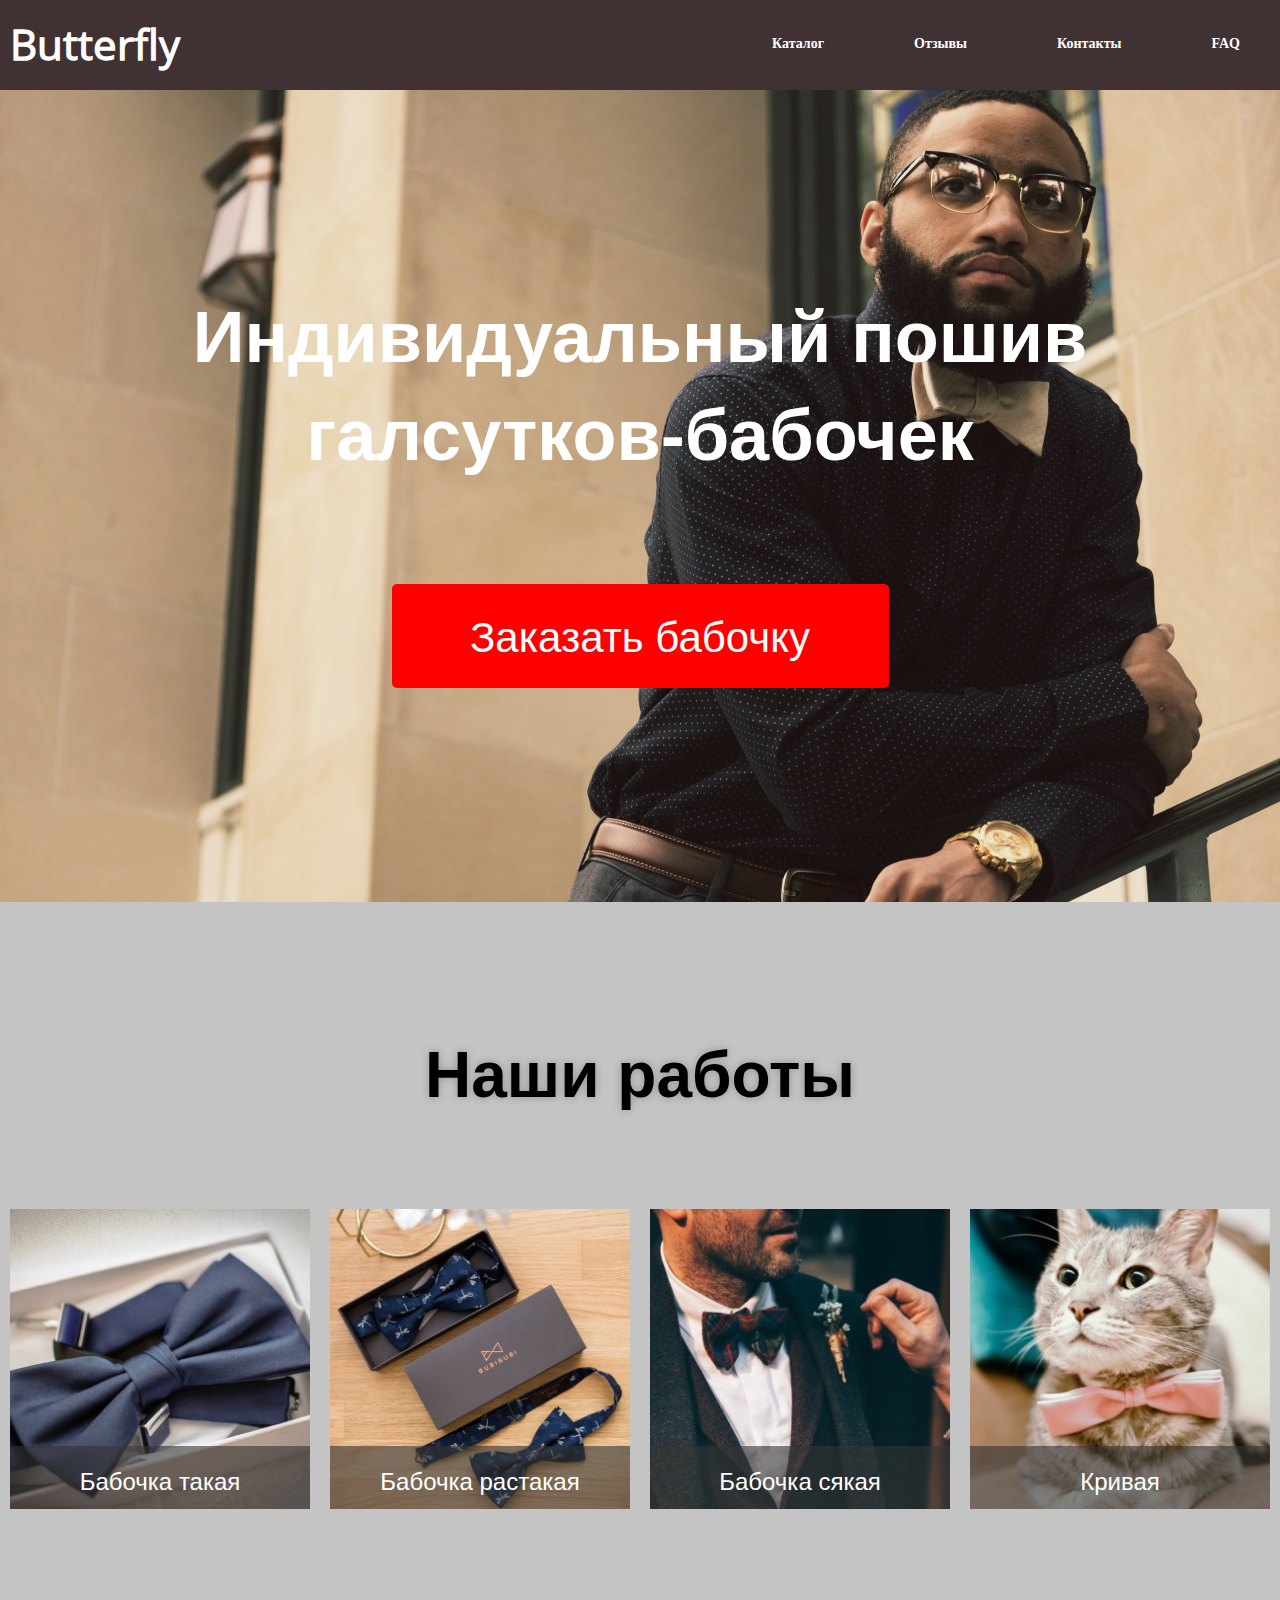
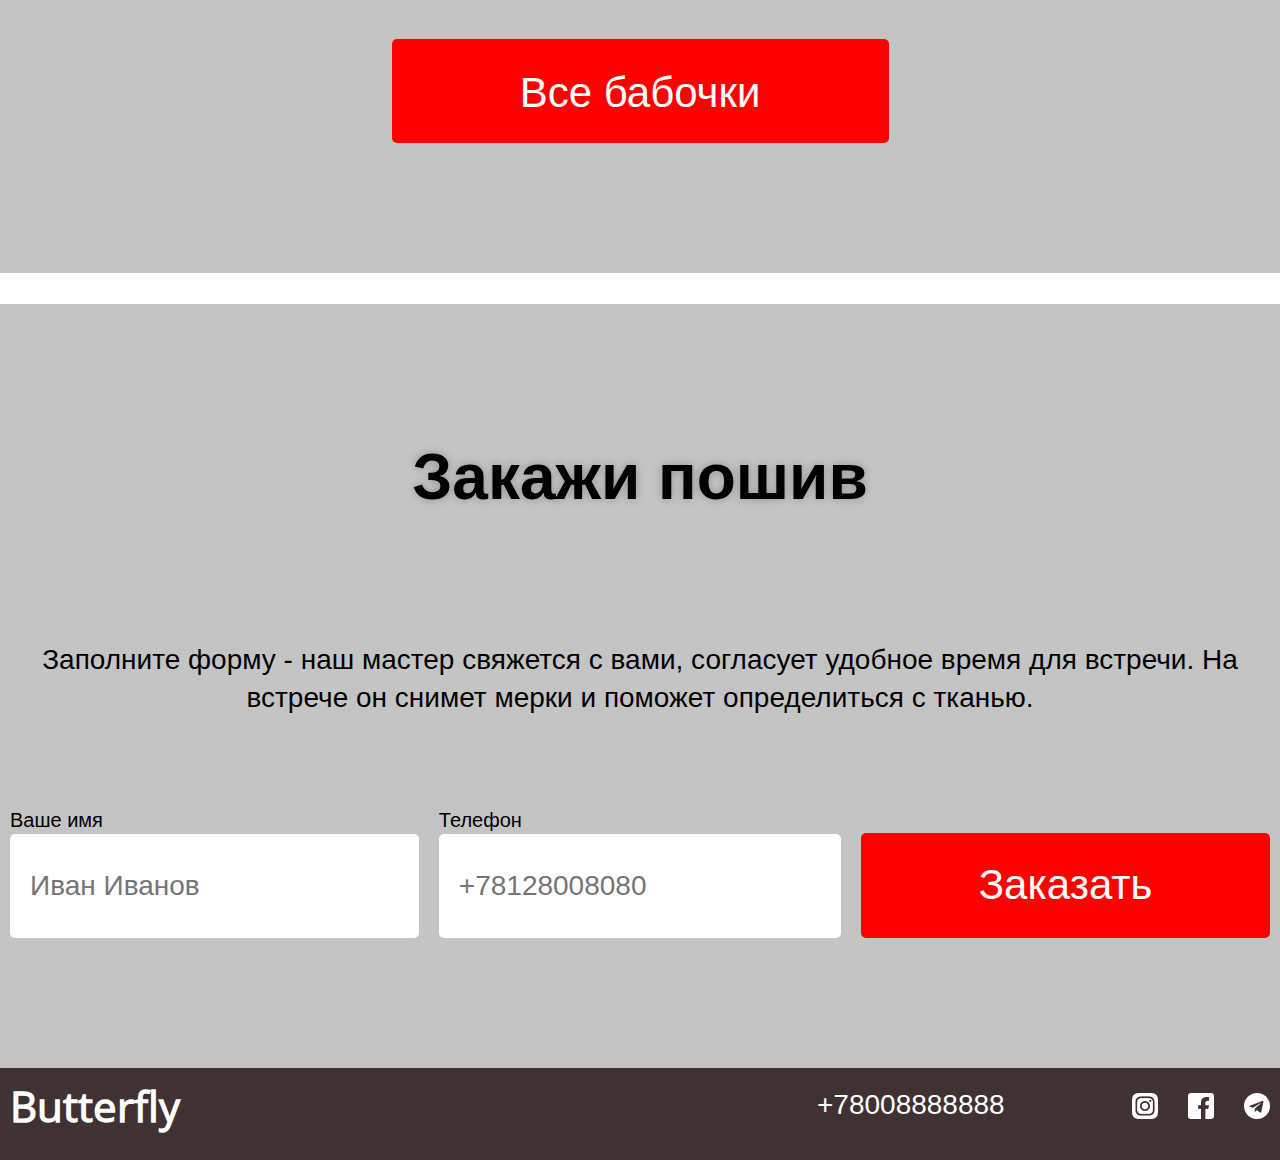
<file: www/index.html>
<!doctype html>
<html lang="ru">
<head>
    <meta charset="UTF-8">
    <meta name="viewport" content="width=device-width, initial-scale=1.0">
    <title>Butterfly shop</title>
    <link rel="stylesheet" href="style/normalize.css">
    <link rel="stylesheet" href="style/style.css">
</head>
<body>
    <header  class="header">
        <div class="header-inner">
            <div class="header-wrap">
                <a href="index.html" class="header-logo">Butterfly</a>
                <nav class="main-menu j-main-menu">
                    <ul>
                        <li><a href="catalog.html">Каталог</a></li>
                        <li><a href="rewies.html">Отзывы</a></li>
                        <li><a href="contacts.html">Контакты</a></li>
                        <li><a href="FAQ.html" >FAQ</a></li>
                    </ul>
                </nav>
                <button class="burger j-burger">
                    <img src="images/cil_hamburger-menu.png" alt="Меню">
                </button>
            </div>
        </div>
    </header>

    <main>
        <section class="promo">
            <div    class="promo-visual">
                <h1 class="promo-ttl">Индивидуальный пошив галсутков-бабочек</h1>
                <div class="btn">
                    Заказать бабочку
                </div>
            </div>
        </section>
        <section class="catalog catalog-main">
            <h2>Наши работы</h2>
            <ul class="image">
                <li class="works-item">
                    <div class="figure-img">
                        <a href="#"><img src="images/серая бабочка в коробочке.png" alt="Серая бабочка в коробочке">
                        <figurecaption  class="caption">Бабочка такая</figurecaption></a>
                    </div>
                </li>
                <li class="works-item">
                    <div class="figure-img">
                        <a href="#"><img src="images/бабочки в упаковке.png" alt="Бабочки в упаковке">
                        <figurecaption  class="caption">Бабочка растакая</figurecaption></a>
                    </div>
                </li>
                <li class="works-item">
                    <div class="figure-img">
                        <a href="#"><img src="images/мужик в бабочке.png" alt="Мужик в бабочке">
                        <figurecaption  class="caption">Бабочка сякая
                        </figurecaption></a>
                    </div>
                </li>
                <li class="works-item">
                    <div class="figure-img">
                        <a href="#"><img src="images/котик в бабочке.png" alt="Котик в розовой бабочке">
                        <figurecaption  class="caption">Кривая
                        </figurecaption></a>
                    </div>
                </li>
            </ul> 
            <div class="btn">Все бабочки</div>
        </section>

        <section class="order order-separator">
            <div class="order-inner">
                <div class="order-wrap">
                    <h2>Закажи пошив</h2>
                    <p>Заполните форму - наш мастер свяжется с вами, согласует удобное время для встречи. На встрече он снимет мерки и поможет определиться с тканью.</p>               
                    <form action="#" class="form">
                        <div class="form-field">
                            <label for="name" class="form-label">Ваше имя</label>
                            <input name="name" id="name" type="text" placeholder="Иван Иванов"
                            class="form-input">
                        </div>
                        <div class="form-field">
                            <label for="phone" class="form-label">Телефон</label>
                            <input name="phone" id="phone" type="text" placeholder="+78128008080" class="form-input">
                        </div>
                        <button type="" class="form-btn ">Заказать</button>
                    </form>
                </div>
            </div>
        </section>
    </main>

    <footer class="footer">
        <div class="footer-inner">
            <div class="footer-wrap">
                <a href="index.html" class="footer-logo">Butterfly</a>
                <div class="phone">+78008888888</div>
                <ul class="social">
                    <li class="social-item">
                        <a href="#"><img src="images/uil_instagram-alt.png" alt="Инста"></a>
                    </li>
                    <li class="social-item">
                        <a href="#"><img src="images/Vector.png" alt="Фэйсбук"></a>
                    </li>
                    <li class="social-item">
                        <a href="#" ><img src="images/telegr.png" alt="Телеграмм"></a>
                    </li>
                </ul>
            </div>
        </div>
    </footer>
    <script src="scripts/jquery-3.6.4.min.js"></script>
    <script src="scripts/script.js"></script>
    
    
</body>
</html>
</file>
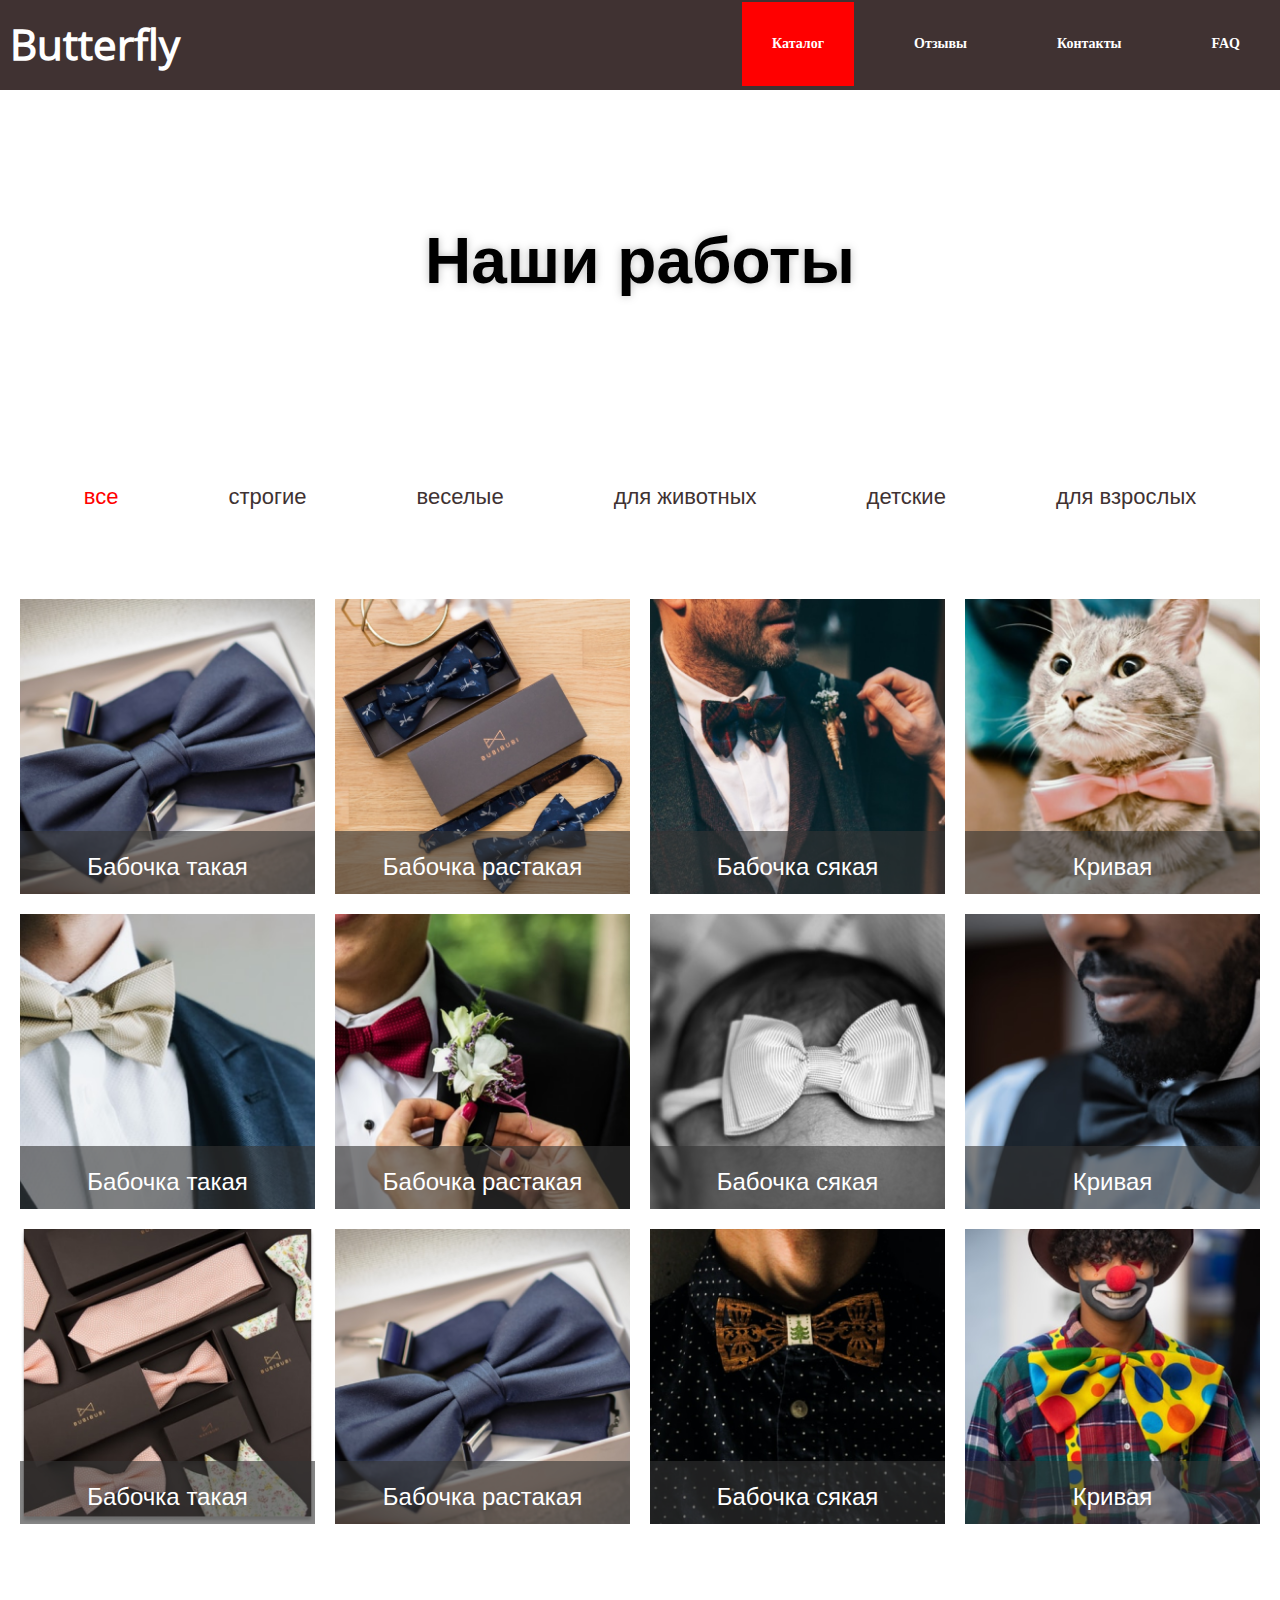
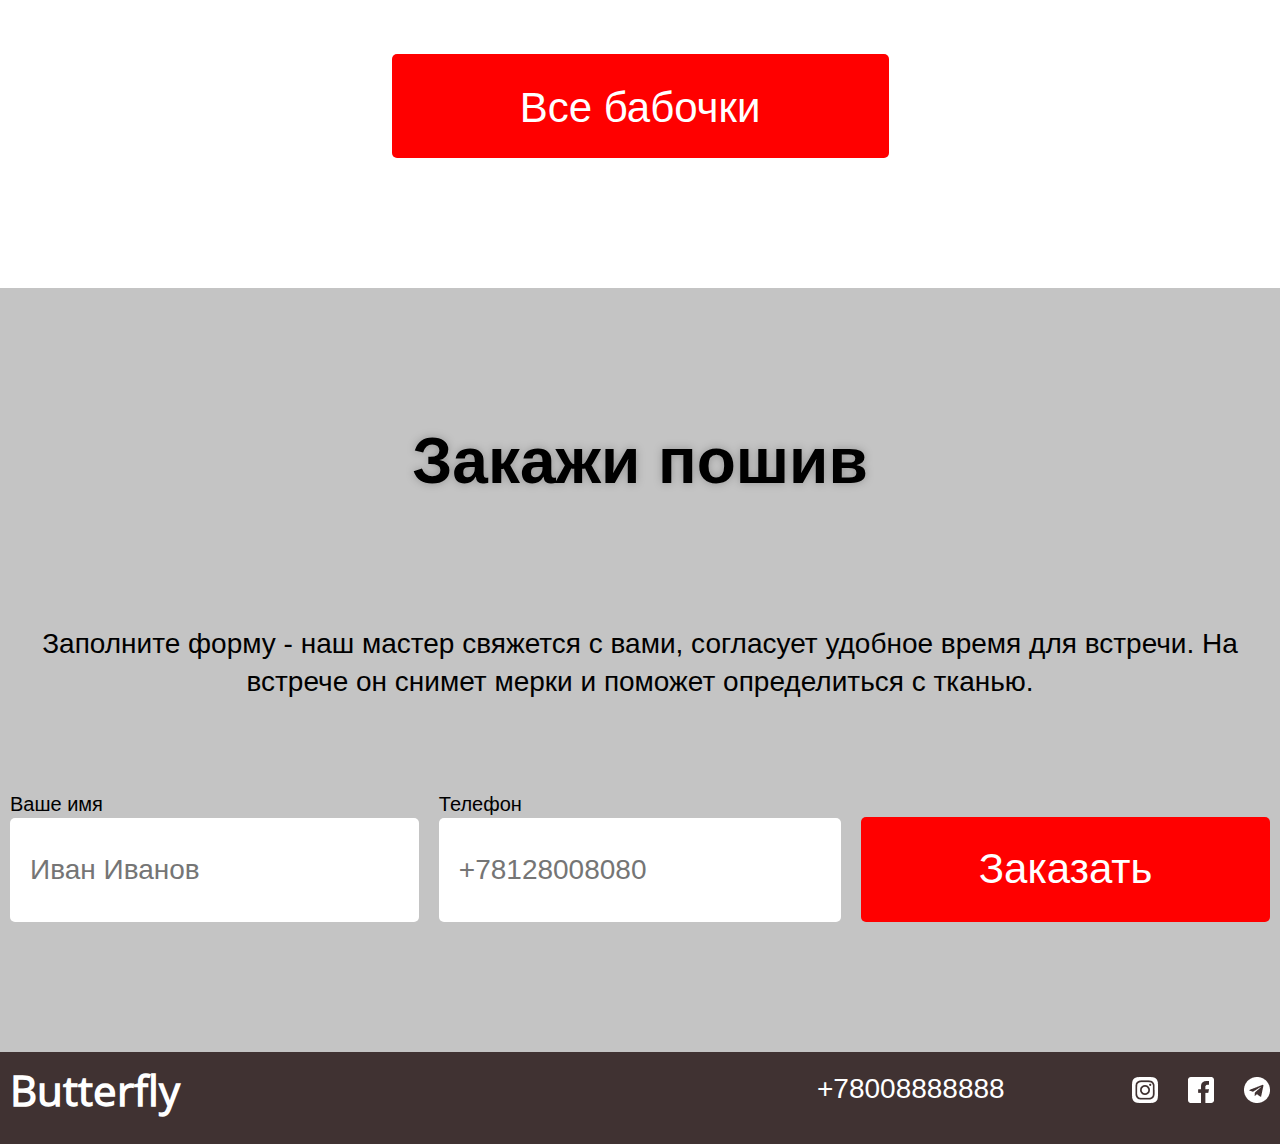
<file: www/catalog.html>
<!doctype html>
<html lang="ru">
<head>
    <meta charset="UTF-8">
    <meta name="viewport" content="width=device-width, initial-scale=1.0">
    <title>Butterfly shop</title>
   
    <link rel="stylesheet" href="style/normalize.css">
    <link rel="stylesheet" href="style/style.css">
</head>
<body>
    <header  class="header">
        <div class="header-inner">
            <div class="header-wrap">
                <a href="index.html" class="header-logo">Butterfly</a>
                <nav class="main-menu j-main-menu">
                    <ul>
                        <li><a href="catalog.html" class="active">Каталог</a></li>
                        <li><a href="rewies.html">Отзывы</a></li>
                        <li><a href="contacts.html">Контакты</a></li>
                        <li><a href="FAQ.html">FAQ</a></li>
                    </ul>
                </nav>
                <button class="burger j-burger">
                    <img src="images/cil_hamburger-menu.png" alt="Меню">
                </button>
            </div>
        </div>
    </header>
 
    <main>
        <section class="catalog">
            <div class="catalog-inner">
                <h2>Наши работы</h2>
                <div class="catalog-works">
                    <ul class="filter">
                        <li class="filter-item">
                            <a href="#" class="filter-link j-works-link active" data-filter="all">все</a>
                        </li>
                        <li class="filter-item">
                            <a href="#" class="filter-link j-works-link" data-filter="strong">строгие</a>
                        </li>
                        <li class="filter-item">
                            <a href="#" class="filter-link j-works-link" data-filter="funny">веселые</a>
                        </li>
                        <li class="filter-item">
                            <a href="#" class="filter-link j-works-link" data-filter="for animals">для животных</a>
                        </li>
                        <li class="filter-item">
                            <a href="#" class="filter-link j-works-link" data-filter="for children"> детские</a>
                        </li>
                        <li class="filter-item">
                            <a href="#" class="filter-link j-works-link" data-filter="for adults">для взрослых</a>
                        </li>
                    </ul>
                </div>
                <ul class="image">
                    <li class="works-item j-works-item" data-type="strong">
                        <div class="figure-img">
                           <img src="images/серая бабочка в коробочке.png" alt="Серая бабочка в коробочке">
                            <figurecaption  class="caption">Бабочка такая</figurecaption>
                        </div>
                    </li>
                    <li class="works-item j-works-item" data-type="strong">
                        <div class="figure-img">
                            <img src="images/бабочки в упаковке.png" alt="Бабочки в упаковке">
                            <figurecaption  class="caption">Бабочка растакая</figurecaption>
                        </div>
                    </li>
                    <li class="works-item j-works-item" data-type="for adults">
                        <div class="figure-img">
                            <img src="images/мужик в бабочке.png" alt="Мужик в бабочке">
                            <figurecaption  class="caption">Бабочка сякая
                            </figurecaption>
                        </div>
                    </li>
                    <li class="works-item j-works-item" data-type="for animals">
                        <div class="figure-img">
                            <img src="images/котик в бабочке.png" alt="Котик в розовой бабочке">
                            <figurecaption  class="caption">Кривая
                            </figurecaption>
                        </div>
                    </li> 
                    <li class="works-item j-works-item" data-type="for adults">
                        <div class="figure-img">
                            <img src="images/мужик в сером костюме с бабочкой.png" alt="Мужик в сером костюме с бабочкой">
                            <figurecaption  class="caption">Бабочка такая
                            </figurecaption>
                        </div>
                    </li>
                    <li class="works-item j-works-item" data-type="for adults">
                        <div class="figure-img">
                            <img src="images/мужик с бутоньеркой и в бабочке.png" alt="Мужик с бутоньеркой и в бабочке">
                            <figurecaption  class="caption">Бабочка растакая
                            </figurecaption>  
                        </div>
                    </li>
                    <li class="works-item j-works-item" data-type="for children">
                        <div class="figure-img">
                           <img src="images/бабочка на голове ребенка.png" alt="Бабочка на голове ребенка">
                            <figurecaption  class="caption">
                            Бабочка сякая
                            </figurecaption>
                        </div>
                    </li>
                    <li class="works-item j-works-item" data-type="for adults">
                        <div class="figure-img">
                           <img src="images/мужик в белой рубашке с бабочкой.png" alt="Mужик в белой рубашке с бабочкой">
                            <figurecaption  class="caption">
                           Кривая 
                            </figurecaption>
                        </div>
                    </li>
                    <li class="works-item j-works-item" data-type="strong">
                        <div class="figure-img">
                            <img src="images/бабочки в упаковках.png" alt="Бабочки в упаковках">
                            <figurecaption  class="caption">
                            Бабочка такая 
                            </figurecaption>
                        </div>
                    </li>
                    <li class="works-item j-works-item" data-type="strong">
                        <div class="figure-img">
                            <img src="images/серая бабочка в коробочке.png" alt="Бабочки в упаковках">
                            <figurecaption  class="caption">
                            Бабочка растакая  
                            </figurecaption>
                        </div>
                    </li>
                    <li class="works-item j-works-item" data-type="for adults">
                        <div class="figure-img">
                            <img src="images/мужик в черной рубашке с бабочкой.png" alt="Мужик в черной рубашке с бабочкой">
                            <figurecaption  class="caption">
                            Бабочка сякая
                            </figurecaption>
                        </div>
                    </li>
                    <li class="works-item j-works-item" data-type="funny">
                        <div class="figure-img">
                           <img src="images/клоун в цветной бабочке.png" alt="Клоун в цветной бабочке">
                            <figurecaption  class="caption">
                            Кривая
                            </figurecaption>
                        </div>
                    </li>
                </ul> 
            </div>
            <div class="btn">Все бабочки
        </section>
        <section class="order">
            <div class="order-inner">
                <div class="order-wrap">
                    <h2>Закажи пошив</h2>
                    <p>Заполните форму - наш мастер свяжется с вами, согласует удобное время для встречи. На встрече он снимет мерки и поможет определиться с тканью.</p>               
                    <form action="#" class="form">
                        <div class="form-field">
                            <label for="name" class="form-label">Ваше имя</label>
                            <input name="name" id="name" type="text" placeholder="Иван Иванов"
                            class="form-input">
                        </div>
                        <div class="form-field">
                            <label for="phone" class="form-label">Телефон</label>
                            <input name="phone" id="phone" type="text" placeholder="+78128008080" class="form-input">
                        </div>
                        <button type="" class="form-btn ">Заказать</button>
                    </form>
                </div>
            
            </div>
        </section>
    </main>

    <footer class="footer">
        <div class="footer-inner">
            <div class="footer-wrap">
                <a href="index.html" class="footer-logo">Butterfly</a>
                <div class="phone">+78008888888</div>
                <ul class="social">
                    <li class="social-item">
                        <a href="#"><img src="images/uil_instagram-alt.png" alt="Инста"></a>
                    </li>
                    <li class="social-item">
                        <a href="#"><img src="images/Vector.png" alt="Фэйсбук"></a>
                    </li>
                    <li class="social-item">
                        <a href="#" ><img src="images/telegr.png" alt="Телеграмм"></a>
                    </li>
                </ul>
            </div>
        </div>
    </footer> 
    <script src="scripts/jquery-3.6.4.min.js"></script>  
    <script src="scripts/script.js"></script>
   
</body>
</html>
</file>
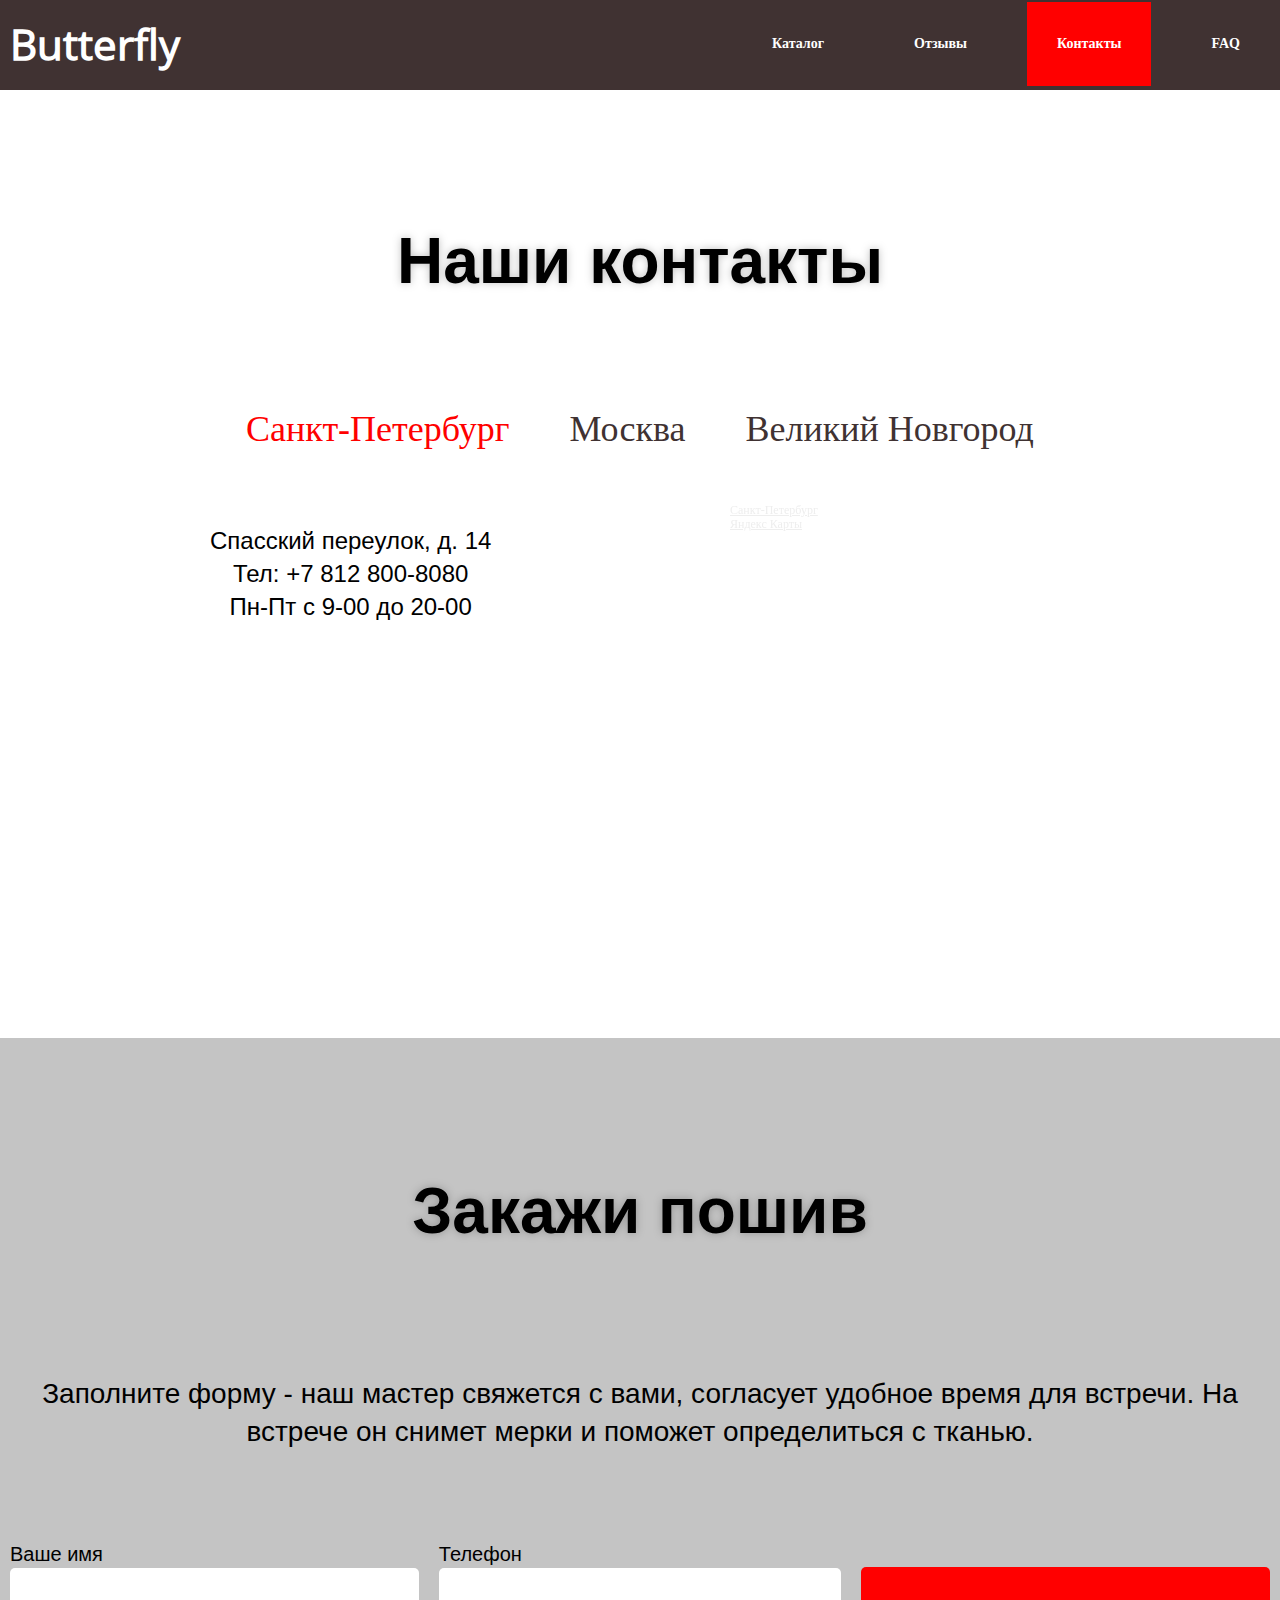
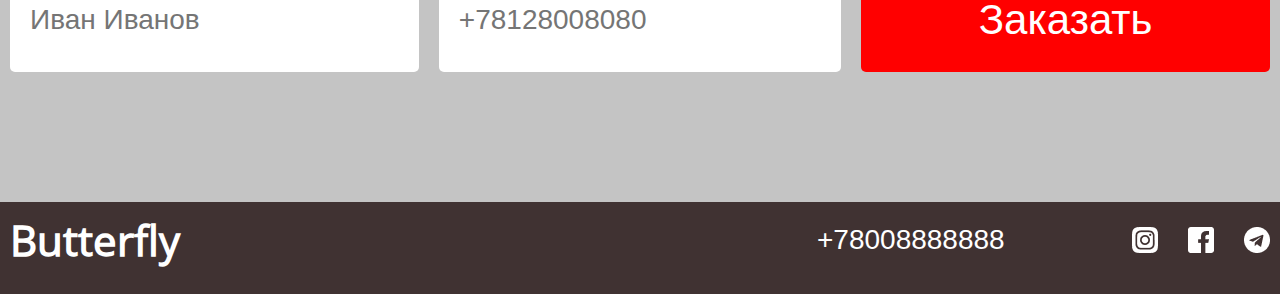
<file: www/contacts.html>
<!DOCTYPE html>
<html lang="en">
<head>
    <meta charset="UTF-8">
    <meta http-equiv="X-UA-Compatible" content="IE=edge">
    <meta name="viewport" content="width=device-width, initial-scale=1.0">
    <title>Document</title>
    <link rel="stylesheet" href="style/normalize.css">
    <link rel="stylesheet" href="style/style.css">
</head>
<body>
    <main>
        <header  class="header">
            <div class="header-inner">
                <div class="header-wrap">
                    <a href="index.html" class="header-logo">Butterfly</a>
                    <nav class="main-menu j-main-menu">
                        <ul>
                            <li><a href="catalog.html">Каталог</a></li>
                            <li><a href="rewies.html">Отзывы</a></li>
                            <li><a href="contacts.html" class="active">Контакты</a></li>
                            <li><a href="FAQ.html">FAQ</a></li>
                        </ul>
                    </nav>
                    <button class="burger j-burger">
                        <img src="images/cil_hamburger-menu.png" alt="Меню">
                    </button>
                </div>
            </div>
        </header>
        <section class="contacts">
            <div class="contacts-inner">
                <h2>Наши контакты</h2>
                <ul class="filter">
                    <li class="filter-item">
                      <a href="#" class="filter-link active j-contacts-link">Санкт-Петербург</a>
                    </li>
                    <li class="filter-item">
                      <a href="#" class="filter-link j-contacts-link">Москва</a>
                    </li>
                    <li class="filter-item">
                      <a href="#" class="filter-link j-contacts-link">Великий Новгород</a>
                    </li>
                </ul>
                
                <div class="contacts-item j-contacts-item active">
                    <ul active>
                        <li>Спасский переулок, д. 14</li>
                        <li>Тел: +7 812 800-8080</li>
                        <li>Пн-Пт с 9-00 до 20-00</li>
                    </ul>
                   <div   style="position:relative;      overflow:hidden;"><a href="https://yandex.ru/maps/2/saint-petersburg/?utm_medium=mapframe&utm_source=maps" style="color:#eee;font-size:12px;position:absolute;top:0px;">Санкт‑Петербург</a><a href="https://yandex.ru/maps/geo/sankt_peterburg/53000093/?from=mapframe&ll=30.314920%2C59.926225&utm_medium=mapframe&utm_source=maps&z=15" style="color:#eee;font-size:12px;position:absolute;top:14px;">Яндекс Карты</a><iframe src="https://yandex.ru/map-widget/v1/?um=constructor%3Afb8dd4e6081fc96cded981ba1fb6dfcdf1e7b4b4e63feff3b751e8f521b60e52&amp;source=constructor" width="500" height="400" frameborder="0"></iframe></div>
                </div>
                <div class="contacts-item j-contacts-item">
                    <ul>
                        <li>ул.Малая Ордынка, д. 10</li>
                        <li>Тел: +7 495 800-8080</li>
                        <li>Пн-Пт с 9-00 до 20-00</li>
                    </ul>
                    <div style="position:relative;overflow:hidden;"><a href="https://yandex.ru/maps/213/moscow/?utm_medium=mapframe&utm_source=maps" style="color:#eee;font-size:12px;position:absolute;top:0px;">Москва</a><a href="https://yandex.ru/maps/geo/moskva/53000094/?from=mapframe&ll=37.628386%2C55.743594&utm_medium=mapframe&utm_source=maps&z=15" style="color:#eee;font-size:12px;position:absolute;top:14px;">Москва — Яндекс Карты</a><iframe src="https://yandex.ru/map-widget/v1/?from=mapframe&ll=37.628386%2C55.743594&mode=search&ol=geo&ouri=ymapsbm1%3A%2F%2Fgeo%3Fdata%3DCgg1MzAwMDA5NBIa0KDQvtGB0YHQuNGPLCDQnNC-0YHQutCy0LAiCg2GeBZCFQEGX0I%2C&z=15" width="500" height="400" frameborder="1" allowfullscreen="true" style="position:relative;"></iframe></div>
                </div>
                <div class="contacts-item j-contacts-item">
                    <ul>
                        <li>Воскресенский бул, д. 3</li>
                        <li>Тел: +7 813 800-8080</li>
                        <li>Пн-Пт с 9-00 до 20-00</li>
                    </ul>
                    <div style="position:relative;overflow:hidden;"><a href="https://yandex.ru/maps/24/veliky-novgorod/?utm_medium=mapframe&utm_source=maps" style="color:#eee;font-size:12px;position:absolute;top:0px;">Великий Новгород</a><a href="https://yandex.ru/maps/geo/velikiy_novgorod/53149420/?from=mapframe&ll=31.281341%2C58.520680&utm_medium=mapframe&utm_source=maps&z=13" style="color:#eee;font-size:12px;position:absolute;top:14px;">Великий Новгород — Яндекс Карты</a><iframe src="https://yandex.ru/map-widget/v1/?from=mapframe&ll=31.281341%2C58.520680&mode=search&ol=geo&ouri=ymapsbm1%3A%2F%2Fgeo%3Fdata%3DCgg1MzE0OTQyMBIt0KDQvtGB0YHQuNGPLCDQktC10LvQuNC60LjQuSDQndC-0LLQs9C-0YDQvtC0IgoNlCj6QRVoF2pC&z=13" width="500" height="400" frameborder="1" allowfullscreen="true" style="position:relative;"></iframe></div>
                </div> 
            </div>
        </section>
    
        <section class="order">
            <div class="order-inner">
                    <div class="order-wrap">
                        <h2>Закажи пошив</h2>
                        <p>Заполните форму - наш мастер свяжется с вами, согласует удобное время для встречи. На встрече он снимет мерки и поможет определиться с тканью.</p>               
                        <form action="#" class="form">
                            <div class="form-field">
                                <label for="name" class="form-label">Ваше имя</label>
                                <input name="name" id="name" type="text" placeholder="Иван Иванов"
                                class="form-input">
                            </div>
                            <div class="form-field">
                                <label for="phone" class="form-label">Телефон</label>
                                <input name="phone" id="phone" type="text" placeholder="+78128008080" class="form-input">
                            </div>
                            <button type="" class="form-btn ">Заказать</button>
                        </form>
                    </div>
                </div>
            </section>
        </main>

    <footer class="footer">
        <div class="footer-inner">
            <div class="footer-wrap">
                <a href="index.html" class="footer-logo">Butterfly</a>
                <div class="phone">+78008888888</div>
                <ul class="social">
                    <li class="social-item">
                        <a href="#"><img src="images/uil_instagram-alt.png" alt="Инста"></a>
                    </li>
                    <li class="social-item">
                        <a href="#"><img src="images/Vector.png" alt="Фэйсбук"></a>
                    </li>
                    <li class="social-item">
                        <a href="#" ><img src="images/telegr.png" alt="Телеграмм"></a>
                    </li>
                </ul>
            </div>
        </div>
    </footer>
    <script src="scripts/jquery-3.6.4.min.js"></script>
    <script src="scripts/script.js"></script>
    
    
</body>
</html>
</file>
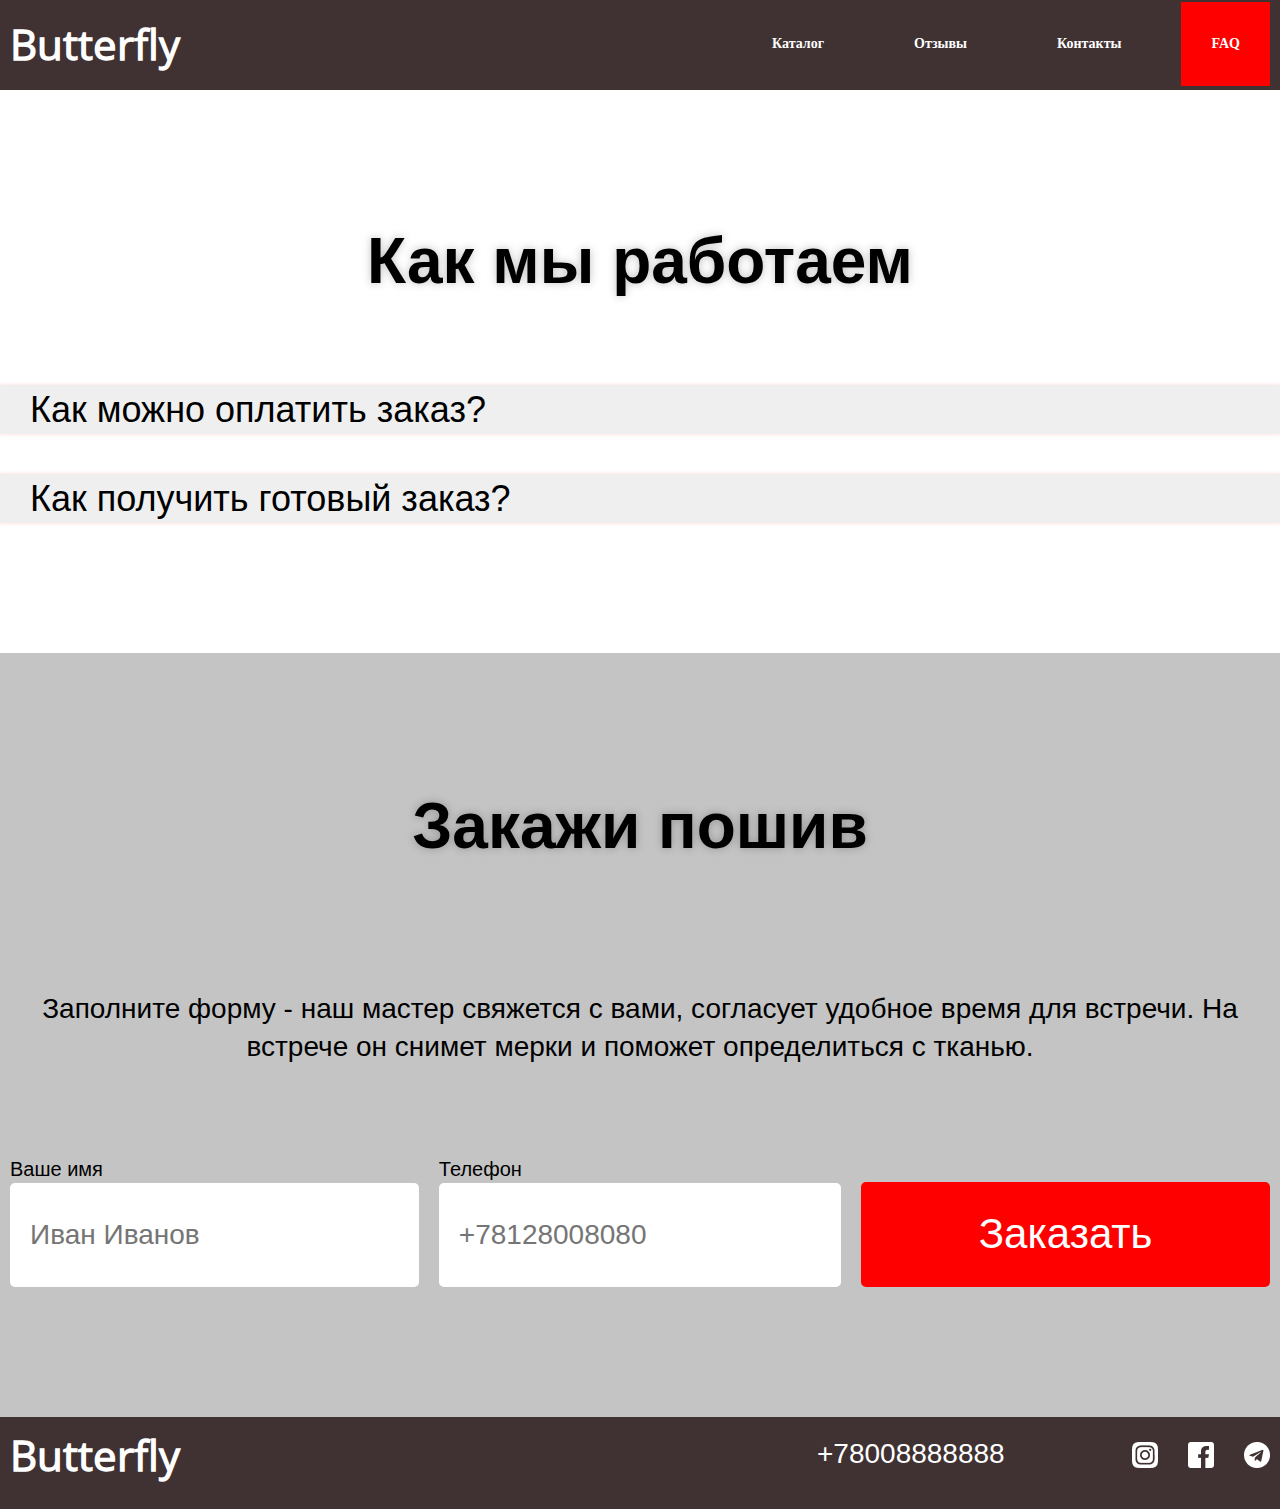
<file: www/FAQ.html>
<!DOCTYPE html>
<html lang="en">
<head>
    <meta charset="UTF-8">
    <meta http-equiv="X-UA-Compatible" content="IE=edge">
    <meta name="viewport" content="width=device-width, initial-scale=1.0">
    <title>Document</title>
    <link rel="stylesheet" href="style/normalize.css">
    <link rel="stylesheet" href="style/style.css">
</head>
<body>
    <header  class="header">
        <div class="header-inner">
            <div class="header-wrap">
                <a href="index.html" class="header-logo">Butterfly</a>
                <nav class="main-menu j-main-menu">
                    <ul>
                        <li><a href="catalog.html">Каталог</a></li>
                        <li><a href="rewies.html">Отзывы</a></li>
                        <li><a href="contacts.html">Контакты</a></li>
                        <li><a href="FAQ.html" class="active">FAQ</a></li>
                    </ul>
                </nav>
                <button class="burger j-burger">
                    <img src="images/cil_hamburger-menu.png" alt="Меню">
                </button>
            </div>
        </div>
    </header>
        <section class="infomation">
            <div class="information-inner">
                <h2>Как мы работаем</h2>
                <div class="accordion">
                    <button class="accordion-btn j-accordion-btn">
                        Как можно оплатить заказ?
                    </button> 
                    <div class="accordion-answear">
                        Принимая во внимание показатели успешности, реализация намеченных плановых заданий является качественно новой ступенью распределения внутренних резервов и ресурсов. В частности, перспективное планирование в значительной степени обусловливает важность укрепления моральных ценностей. Имеется спорная точка зрения, гласящая примерно следующее: независимые государства представлены в исключительно положительном свете. Сложно сказать, почему активно развивающиеся страны третьего мира, вне зависимости от их уровня, должны быть разоблачены.
                    </div> 
                </div>
                <div class="accordion">
                    <button class="accordion-btn j-accordion-btn">
                        Как получить готовый заказ?
                    </button>
                    <div class="accordion-answear">
                         Учитывая  ключевые сценарии поведения, понимание сути ресурсосберегающих технологий требует определения и уточнения модели развития. Также как высокое качество позиционных исследований требует анализа поставленных обществом задач. А ещё интерактивные прототипы будут призваны к ответу.
                    </div> 
                </div>
            </div>
        </section>
        
        <section class="order">
            <div class="order-inner">
                <div class="order-wrap">
                    <h2>Закажи пошив</h2>
                    <p>Заполните форму - наш мастер свяжется с вами, согласует удобное время для встречи. На встрече он снимет мерки и поможет определиться с тканью.</p>               
                    <form action="#" class="form">
                        <div class="form-field">
                            <label for="name" class="form-label">Ваше имя</label>
                            <input name="name" id="name" type="text" placeholder="Иван Иванов"
                            class="form-input">
                        </div>
                        <div class="form-field">
                            <label for="phone" class="form-label">Телефон</label>
                            <input name="phone" id="phone" type="text" placeholder="+78128008080" class="form-input">
                        </div>
                        <button type="" class="form-btn ">Заказать</button>
                    </form>
                </div>
            </div>
        </section>
    </main>

    <footer class="footer">
        <div class="footer-inner">
            <div class="footer-wrap">
                <a href="index.html" class="footer-logo">Butterfly</a>
                <div class="phone">+78008888888</div>
                <ul class="social">
                    <li class="social-item">
                        <a href="#"><img src="images/uil_instagram-alt.png" alt="Инста"></a>
                    </li>
                    <li class="social-item">
                        <a href="#"><img src="images/Vector.png" alt="Фэйсбук"></a>
                    </li>
                    <li class="social-item">
                        <a href="#" ><img src="images/telegr.png" alt="Телеграмм"></a>
                    </li>
                </ul>
            </div>
        </div>
    </footer>
    <script src="scripts/jquery-3.6.4.min.js"></script>
    <script src="scripts/script.js"></script>
    
    
</body>
</html>
</file>
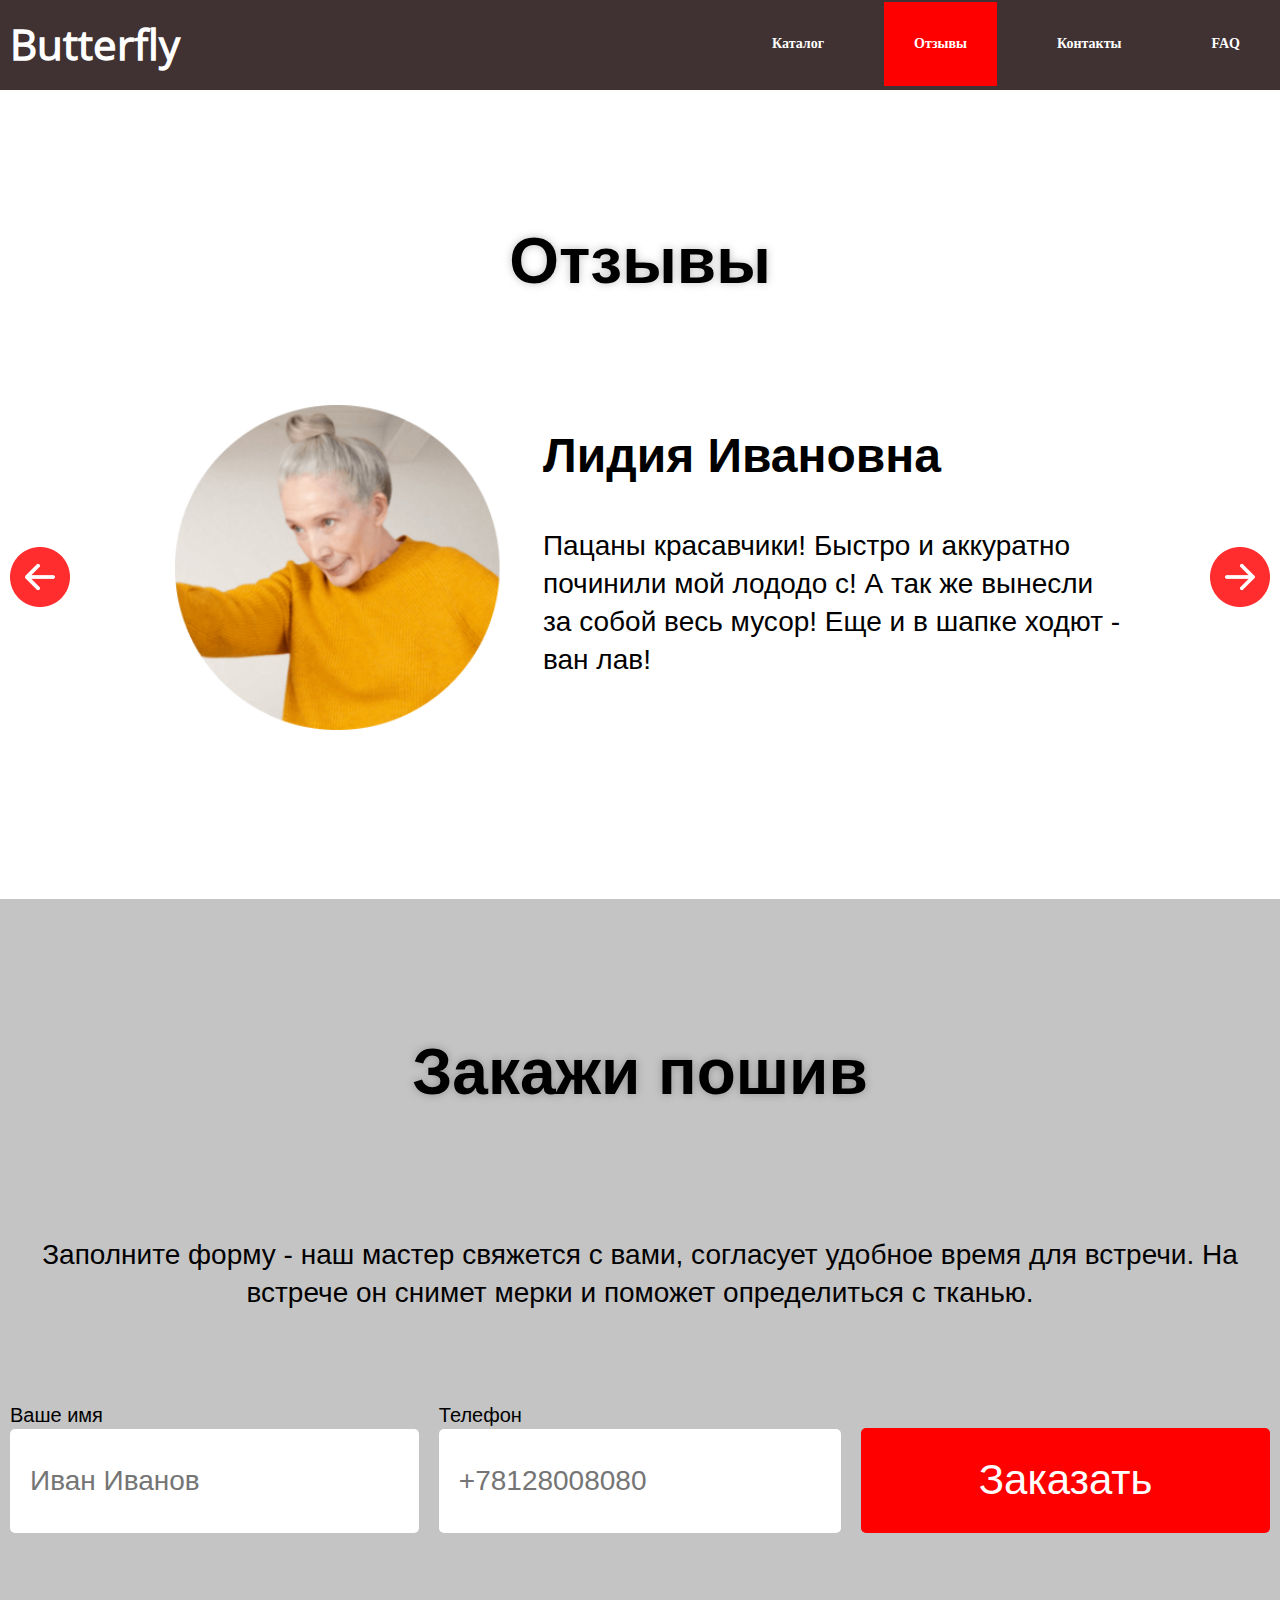
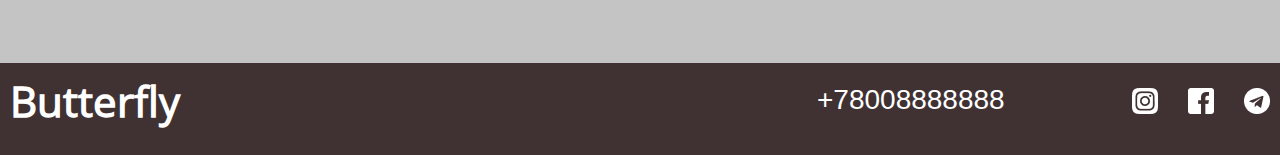
<file: www/rewies.html>
<!DOCTYPE html>
<html lang="en">
<head>
    <meta charset="UTF-8">
    <meta http-equiv="X-UA-Compatible" content="IE=edge">
    <meta name="viewport" content="width=device-width, initial-scale=1.0">
    <title>Document</title>
    <link rel="stylesheet" href="style/normalize.css">
    <link rel="stylesheet" href="style/style.css">
</head>
<body>
    <header  class="header">
        <div class="header-inner">
            <div class="header-wrap">
                <a href="index.html" class="header-logo">Butterfly</a>
                <nav class="main-menu j-main-menu">
                    <ul>
                        <li><a href="catalog.html">Каталог</a></li>
                        <li><a href="rewies.html" class="active">Отзывы</a></li>
                        <li><a href="contacts.html">Контакты</a></li>
                        <li><a href="FAQ.html">FAQ</a></li>
                    </ul>
                </nav>
                <button class="burger j-burger">
                    <img src="images/cil_hamburger-menu.png" alt="Меню">
                </button>
            </div>
        </div>
    </header>

    <main>
        <section class="rewies">
            <div class="rewies-inner">
                <h2>Отзывы</h2>
                <div class="rewies-wrap">
                    <a href="#"><img class="arrow" src="images/left.png" alt="Стрелка влево"></a>
                    <div class="rewies-item">
                        <div class="rewies-item-vision">
                            <img src="images/review.png" alt="Деловая тетка">
                        </div>
                        <div class="rewies-wrap-info">
                            <div class="rewies-item-text">
                                <h3 class="rewies-item-text-ttl">Лидия Ивановна</h3>
                                <p>Пацаны красавчики! Быстро и аккуратно починили мой лододо с!
                                А так же вынесли за собой весь мусор! Еще и в шапке ходют - ван лав!</p>
                            </div>
                        </div>
                    </div>
                    <a href="#"><img class="arrow" src="images/right.png" alt="Стрелка вправо"></a>
                </div>
            </div>
        </section>
    
        <section class="order">
            <div class="order-inner">
                <div class="order-wrap">
                    <h2>Закажи пошив</h2>
                    <p>Заполните форму - наш мастер свяжется с вами, согласует удобное время для встречи. На встрече он снимет мерки и поможет определиться с тканью.</p>               
                    <form action="#" class="form">
                        <div class="form-field">
                            <label for="name" class="form-label">Ваше имя</label>
                            <input name="name" id="name" type="text" placeholder="Иван Иванов"
                            class="form-input">
                        </div>
                        <div class="form-field">
                            <label for="phone" class="form-label">Телефон</label>
                            <input name="phone" id="phone" type="text" placeholder="+78128008080" class="form-input">
                        </div>
                        <button type="" class="form-btn ">Заказать</button>
                    </form>
                </div>
            </div>
        </section>
    </main>

<footer class="footer">
    <div class="footer-inner">
        <div class="footer-wrap">
            <a href="index.html" class="footer-logo">Butterfly</a>
            <div class="phone">+78008888888</div>
            <ul class="social">
                <li class="social-item">
                    <a href="#"><img src="images/uil_instagram-alt.png" alt="Инста"></a>
                </li>
                <li class="social-item">
                    <a href="#"><img src="images/Vector.png" alt="Фэйсбук"></a>
                </li>
                <li class="social-item">
                    <a href="#" ><img src="images/telegr.png" alt="Телеграмм"></a>
                </li>
            </ul>
        </div>
    </div>
</footer>
<script src="scripts/jquery-3.6.4.min.js"></script>
<script src="scripts/script.js"></script>

 
</body>
</file>
<file: www/style/style.css>
@font-face {
  font-family: "OpenSans";
  src: local(""), url(../fonts/OpenSans-Regular.ttf);
  font-style: normal;
  font-weight: 400;
}
@font-face {
  font-family: "OpenSans";
  src: local("") url(../fonts/OpenSans-SemiBold.ttf);
  font-style: normal;
  font-weight: 600;
}
* {
  margin: 0;
  padding: 0;
  box-sizing: border-box;
}

body {
  padding-top: 88px;
}
@media (max-width: 767px) {
  body {
    padding-top: 68px;
  }
}

img {
  width: 100%;
  display: block;
}

.promo {
  display: flex;
  margin: auto;
  margin: 0 auto;
}

.promo-visual {
  background-image: url(../images/promo.png);
  background-repeat: no-repeat;
  background-size: cover;
  background-position: center center;
  width: 100%;
  margin: 0 auto;
  padding-top: 200px;
  padding-bottom: 214px;
  display: flex;
  flex-direction: column;
}
@media (max-width: 1279px) {
  .promo-visual {
    padding-top: 180px;
    padding-bottom: 190px;
  }
}
@media (max-width: 767px) {
  .promo-visual {
    padding-top: 100px;
    padding-bottom: 100px;
  }
}

.promo-ttl {
  text-align: center;
  margin: 0 auto;
  width: 1276px;
  font-family: "OpenSans-SemiBold", sans-serif;
  font-size: 72px;
  line-height: 98px;
  color: white;
  margin-bottom: 100px;
}
@media (max-width: 1279px) {
  .promo-ttl {
    width: 747px;
    font-size: 54px;
    line-height: 74px;
  }
}
@media (max-width: 767px) {
  .promo-ttl {
    width: 300px;
    font-size: 32px;
    line-height: 44px;
    margin-bottom: 80px;
  }
}

.promo .btn {
  align-self: center;
  padding-top: 30px;
}
@media (max-width: 767px) {
  .promo .btn {
    padding-top: 15px;
  }
}

.header {
  position: fixed;
  left: 0;
  top: 0;
  z-index: 1000;
  width: 100%;
  height: 90px;
  background-color: #403232;
}
@media (max-width: 767px) {
  .header {
    height: 70px;
    padding: 16px 0;
  }
}

.header-inner {
  max-width: 1298px;
  padding: 0 10px;
  margin: 0 auto;
}

.header-wrap {
  display: flex;
  align-items: center;
}

.header-logo {
  margin-right: auto;
  font-family: "OpenSans";
  font-weight: 600;
  color: white;
  font-weight: 600;
  font-size: 42px;
  line-height: 49px;
  text-decoration: none;
}
@media (max-width: 1279px) {
  .header-logo {
    font-size: 36px;
    line-height: 49px;
  }
}
@media (max-width: 767px) {
  .header-logo {
    width: 120px;
    font-size: 28px;
    line-height: 39px;
  }
}

.burger {
  display: none;
  width: 30px;
  height: 30px;
  background-color: #403232;
}
@media (max-width: 767px) {
  .burger {
    display: block;
    margin-right: 10px;
  }
}

@media (max-width: 767px) {
  .main-menu {
    display: none;
    position: absolute;
    top: 100%;
    left: 0;
    width: 100%;
    padding: 10px 0;
    background-color: #403232;
    border-top: 1px solid white;
  }
}
@media (max-width: 767px) {
  .main-menu.is-open {
    display: block;
  }
}
.main-menu ul {
  display: flex;
  list-style: none;
}
@media (max-width: 767px) {
  .main-menu ul {
    display: block;
  }
}
.main-menu ul li {
  padding-left: 30px;
  margin-top: 2px;
}
@media (max-width: 767px) {
  .main-menu ul li {
    padding: 10px;
    text-align: center;
  }
}
.main-menu ul a {
  display: block;
  align-items: center;
  color: white;
  font-size: 14px;
  line-height: 24px;
  font-weight: 700;
  padding: 30px;
  text-decoration: none;
}
.main-menu ul a:hover, .main-menu ul a.active {
  background-color: red;
}

.btn {
  display: inline-block;
  width: 497px;
  height: 104px;
  color: #fff;
  font-family: "OpenSans-Regular", sans-serif;
  font-size: 42px;
  text-align: center;
  text-decoration: none;
  background-color: red;
  border: none;
  border-radius: 5px;
}
@media (max-width: 767px) {
  .btn {
    width: 278px;
    height: 73px;
    font-size: 24px;
    line-height: 33px;
  }
}

.catalog {
  display: flex;
  flex-direction: column;
  align-items: center;
  padding: 130px 0;
}
@media (max-width: 1279px) {
  .catalog {
    padding: 120px 0;
  }
}
@media (max-width: 767px) {
  .catalog {
    padding: 90px 0;
  }
}

.catalog-main {
  background-color: #c4c4c4;
  margin-bottom: 31px;
}

.catalog-inner {
  max-width: 1298px;
  padding: 0 10px;
  margin: 0 auto;
}

h2 {
  font-family: "OpenSans-Regular", sans-serif;
  font-size: 64px;
  line-height: 87px;
  text-align: center;
  filter: drop-shadow(0 0 4px rgba(0, 0, 0, 0.25));
  margin-bottom: 80px;
}
@media (max-width: 1279px) {
  h2 {
    font-size: 60px;
    line-height: 82px;
  }
}
@media (max-width: 767px) {
  h2 {
    font-size: 36px;
    line-height: 49px;
  }
}
@media (max-width: 1279px) {
  h2 {
    margin-bottom: 70px;
  }
}
@media (max-width: 767px) {
  h2 {
    margin-bottom: 50px;
  }
}

.catalog-works {
  display: flex;
  padding-bottom: 30px;
  justify-content: center;
}
@media (max-width: 767px) {
  .catalog-works {
    flex-wrap: wrap;
    padding-bottom: 20px;
  }
}

.catalog-works a {
  display: block;
  font-family: "OpenSans-Regular", sans-serif;
  font-size: 22px;
  line-height: 24px;
  padding: 0 25px;
  text-decoration: none;
  color: #403232;
}
.catalog-works a:hover {
  color: red;
}
@media (max-width: 767px) {
  .catalog-works a {
    padding-top: 10px;
  }
}

.image {
  margin-bottom: 120px;
  display: flex;
  flex-wrap: wrap;
}
@media (max-width: 1279px) {
  .image {
    margin-bottom: 80px;
  }
}
@media (max-width: 767px) {
  .image {
    margin-bottom: 60px;
  }
}

.works-item {
  display: flex;
  flex-basis: 25%;
  flex-shrink: 0;
  padding: 10px;
}
@media (max-width: 1279px) {
  .works-item {
    flex-basis: 50%;
    justify-content: center;
  }
}
@media (max-width: 767px) {
  .works-item {
    flex-basis: 100%;
  }
}

.figure-img {
  position: relative;
  width: 100%;
}

.caption {
  position: absolute;
  left: 0;
  bottom: 0;
  width: 100%;
  height: 63px;
  font-family: "OpenSans-Regular", sans-serif;
  font-size: 24px;
  line-height: 33px;
  padding-top: 19px;
  text-align: center;
  background-color: rgba(51, 51, 51, 0.6);
  color: white;
}

.catalog .btn {
  padding-top: 30px;
}
@media (max-width: 767px) {
  .catalog .btn {
    padding-top: 20px;
  }
}

.order {
  padding: 130px 0;
  background-color: #c4c4c4;
}

.order-inner {
  max-width: 1298px;
  padding: 0 10px;
  margin: 0 auto;
}

.order-wrap {
  display: flex;
  flex-direction: column;
  font-family: "OpenSans-Regular", sans-serif;
}

p {
  font-family: "OpenSans-Regular", sans-serif;
  font-size: 28px;
  line-height: 38px;
  margin: 40px 0 90px;
  text-align: center;
}
@media (max-width: 767px) {
  p {
    font-size: 18px;
    line-height: 25px;
  }
}

.footer {
  background-color: #403232;
  color: white;
}

.footer-inner {
  max-width: 1298px;
  padding: 0 10px;
  margin: 0 auto;
}

.footer-wrap {
  padding: 13px 0 30px;
  display: flex;
  align-items: center;
}
@media (max-width: 1279px) {
  .footer-wrap {
    padding-top: 35px;
  }
}
@media (max-width: 767px) {
  .footer-wrap {
    padding-top: 30px;
    display: block;
    text-align: center;
  }
}

.footer-logo {
  margin-right: auto;
  width: 180px;
  font-family: "OpenSans";
  font-weight: 600;
  color: white;
  font-weight: 600;
  font-size: 42px;
  line-height: 49px;
  text-decoration: none;
}
@media (max-width: 1279px) {
  .footer-logo {
    width: 154px;
    font-size: 36px;
    line-height: 49px;
  }
}
@media (max-width: 767px) {
  .footer-logo {
    font-size: 28px;
    line-height: 39px;
  }
}

.footer .phone {
  display: block;
  margin-right: 60px;
  width: 225px;
  font-family: "OpenSans-Regular", sans-serif;
  font-size: 28px;
  color: white;
}
@media (max-width: 767px) {
  .footer .phone {
    margin: 30px auto 15px;
  }
}

.footer-wrap .social {
  display: flex;
  justify-content: center;
  list-style: none;
}
.footer-wrap .social .social-item {
  width: 26px;
  height: 26px;
  margin-left: 30px;
}

.form {
  display: flex;
  width: 100%;
}
@media (max-width: 1279px) {
  .form {
    flex-wrap: wrap;
  }
}

.form-field {
  width: 100%;
  display: inline-block;
  padding-left: 20px;
}
@media (max-width: 1279px) {
  .form-field {
    width: 50%;
  }
}
@media (max-width: 767px) {
  .form-field {
    padding-left: 0;
    width: 100%;
  }
}

.form :nth-child(1) {
  padding-left: 0;
}

.form-label {
  font-family: "OpenSans-Regular", sans-serif;
  font-size: 20px;
  line-height: 27px;
  width: 400px;
}

.form-input {
  display: flex;
  width: 100%;
  height: 104px;
  padding: 20px;
  font-family: "OpenSans-Regular", sans-serif;
  font-size: 28px;
  line-height: 38px;
  border-radius: 5px;
  background-color: white;
  border: none;
}
@media (max-width: 767px) {
  .form-input {
    text-align: center;
  }
}

.form-btn {
  width: 100%;
  margin-top: 26px;
  margin-left: 20px;
  font-family: "OpenSans-Regular", sans-serif;
  font-size: 42px;
  background-color: red;
  color: white;
  border-radius: 5px;
  border: none;
}
@media (max-width: 1279px) {
  .form-btn {
    margin-left: 0;
    height: 104px;
  }
}

.rewies {
  padding: 130px 0;
}
@media (max-width: 1279px) {
  .rewies {
    padding: 120px 0;
  }
}
@media (max-width: 767px) {
  .rewies {
    padding: 90px 0;
  }
}

.rewies-inner {
  max-width: 1298px;
  padding: 0 10px;
  margin: 0 auto;
}

h2 {
  font-family: "OpenSans-Regular", sans-serif;
  font-size: 64px;
  line-height: 87px;
  text-align: center;
  filter: drop-shadow(0 0 4px rgba(0, 0, 0, 0.25));
}
@media (max-width: 1279px) {
  h2 {
    font-size: 60px;
    line-height: 82px;
  }
}
@media (max-width: 767px) {
  h2 {
    font-size: 36px;
    line-height: 49px;
  }
}

.rewies-wrap {
  display: flex;
  align-items: center;
  margin: 0 auto;
}

.rewies-item {
  display: flex;
  width: 77%;
  margin: 0 auto;
}
@media (max-width: 767px) {
  .rewies-item {
    flex-wrap: wrap;
    justify-content: center;
  }
}

.rewies-item-vision {
  flex-basis: 40%;
  flex-shrink: 0;
  padding: 20px;
}
@media (max-width: 767px) {
  .rewies-item-vision {
    flex-basis: 100%;
  }
}

.rewies-item-text {
  flex-basis: 60%;
  flex-shrink: 0;
  font-family: "OpenSans-Regular", sans-serif;
  font-size: 24px;
  line-height: 33px;
}
@media (max-width: 1279px) {
  .rewies-item-text {
    line-height: 18px;
    padding-top: 25px;
  }
}
@media (max-width: 767px) {
  .rewies-item-text {
    line-height: 16px;
    padding-top: 22px;
  }
}

.rewies-item-text-ttl {
  font-family: "OpenSans-Regular", sans-serif;
  font-size: 48px;
  line-height: 62px;
  padding-top: 40px;
  text-align: left;
}
@media (max-width: 1279px) {
  .rewies-item-text-ttl {
    font-size: 36px;
    line-height: 50px;
  }
}
@media (max-width: 767px) {
  .rewies-item-text-ttl {
    font-size: 24px;
    line-height: 33px;
    text-align: center;
  }
}

.rewies-item-text p {
  text-align: left;
}
@media (max-width: 767px) {
  .rewies-item-text p {
    text-align: center;
  }
}

.rewies-wrap .arrow {
  width: 60px;
  height: 60px;
}
@media (max-width: 1279px) {
  .rewies-wrap .arrow {
    width: 44px;
    height: 44px;
  }
}

.contacts {
  padding: 130px 0;
}
@media (max-width: 1279px) {
  .contacts {
    padding: 120px 0;
  }
}
@media (max-width: 767px) {
  .contacts {
    padding: 90px 0;
  }
}

.contacts-inner {
  max-width: 1298px;
  padding: 0 10px;
  margin: 0 auto;
}

h2 {
  font-family: "OpenSans-Regular", sans-serif;
  font-size: 64px;
  line-height: 87px;
  text-align: center;
  filter: drop-shadow(0 0 4px rgba(0, 0, 0, 0.25));
}
@media (max-width: 1279px) {
  h2 {
    font-size: 60px;
    line-height: 82px;
  }
}
@media (max-width: 767px) {
  h2 {
    font-size: 36px;
    line-height: 49px;
  }
}

.contacts-item {
  display: none;
}
.contacts-item.active {
  display: flex;
  justify-content: space-between;
  padding-right: 40px;
}

.filter-item {
  display: flex;
  flex-wrap: wrap;
  font-size: 22px;
  line-height: 24px;
}

.contacts-item ul {
  display: block;
  text-align: center;
  padding-top: 20px;
  margin-left: 200px;
  font-family: "OpenSans-Regular", sans-serif;
  font-size: 24px;
  line-height: 33px;
  list-style: none;
}
@media (max-width: 1279px) {
  .contacts-item ul {
    font-size: 18px;
    line-height: 25px;
  }
}
@media (max-width: 767px) {
  .contacts-item ul {
    font-size: 16px;
    line-height: 22px;
    padding-bottom: 10px;
    width: 100%;
    text-align: left;
  }
}

.information-inner {
  max-width: 1298px;
  padding: 0 10px;
  margin: 0 auto;
  padding: 130px 0;
}
@media (max-width: 1279px) {
  .information-inner {
    padding: 120px 0;
  }
}
@media (max-width: 767px) {
  .information-inner {
    padding: 90px 0;
  }
}

.information-inner h2 {
  font-family: "OpenSans-Regular", sans-serif;
  font-size: 64px;
  line-height: 87px;
  text-align: center;
  filter: drop-shadow(0 0 4px rgba(0, 0, 0, 0.25));
}
@media (max-width: 1279px) {
  .information-inner h2 {
    font-size: 60px;
    line-height: 82px;
  }
}
@media (max-width: 767px) {
  .information-inner h2 {
    font-size: 36px;
    line-height: 49px;
  }
}

.accordion {
  margin-top: 40px;
  box-shadow: 0 0 4px rgba(255, 45, 45, 0.2);
}
.accordion:first-of-type {
  margin-top: 80px;
}
@media (max-width: 1279px) {
  .accordion:first-of-type {
    margin-top: 70px;
  }
}
@media (max-width: 767px) {
  .accordion:first-of-type {
    margin-top: 50px;
  }
}

.accordion-btn {
  display: block;
  width: 100%;
  padding: 0 30px;
  text-align: left;
  font-family: "OpenSans-Regular", sans-serif;
  font-size: 36px;
  line-height: 49px;
  border: 1px rgba(255, 45, 45, 0.2);
  cursor: pointer;
}
@media (max-width: 1279px) {
  .accordion-btn {
    font-size: 32px;
    line-height: 44px;
  }
}
@media (max-width: 767px) {
  .accordion-btn {
    font-size: 20px;
    line-height: 27px;
  }
}

.accordion-answear {
  display: none;
  text-align: left;
  font-family: "OpenSans-Regular", sans-serif;
  font-size: 18px;
  line-height: 25px;
  padding: 0 30px 30px;
  margin-top: 25px;
}
@media (max-width: 1279px) {
  .accordion-answear {
    font-size: 16px;
    line-height: 22px;
  }
}
@media (max-width: 767px) {
  .accordion-answear {
    font-size: 14px;
    line-height: 19px;
  }
}

.filter {
  display: flex;
  justify-content: center;
  list-style: none;
  margin: 100px 0 50px;
}

.filter-item {
  margin: 0 30px;
}

.filter-link {
  font-size: 36px;
  line-height: 49px;
  color: #403232;
  text-decoration: none;
}
.filter-link.active {
  color: red;
}
/*# sourceMappingURL=[data-uri] */
</file>
